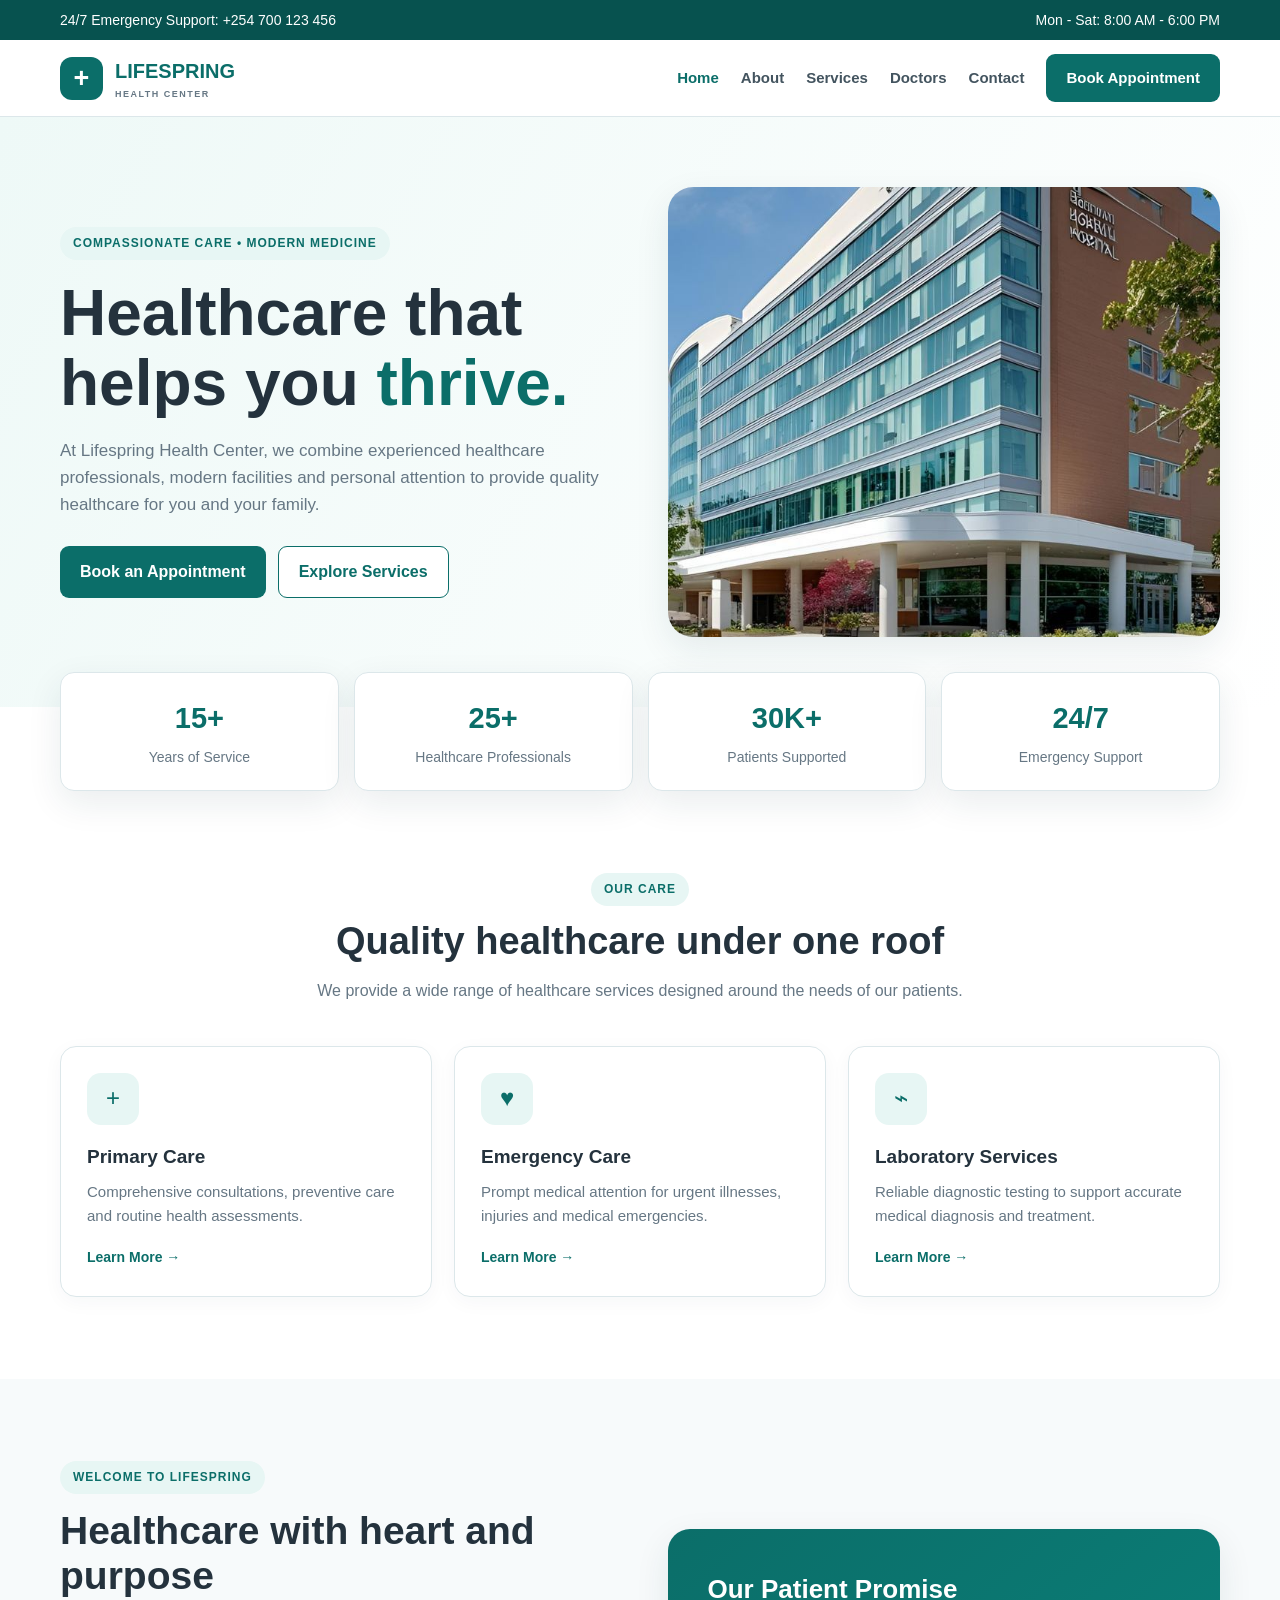
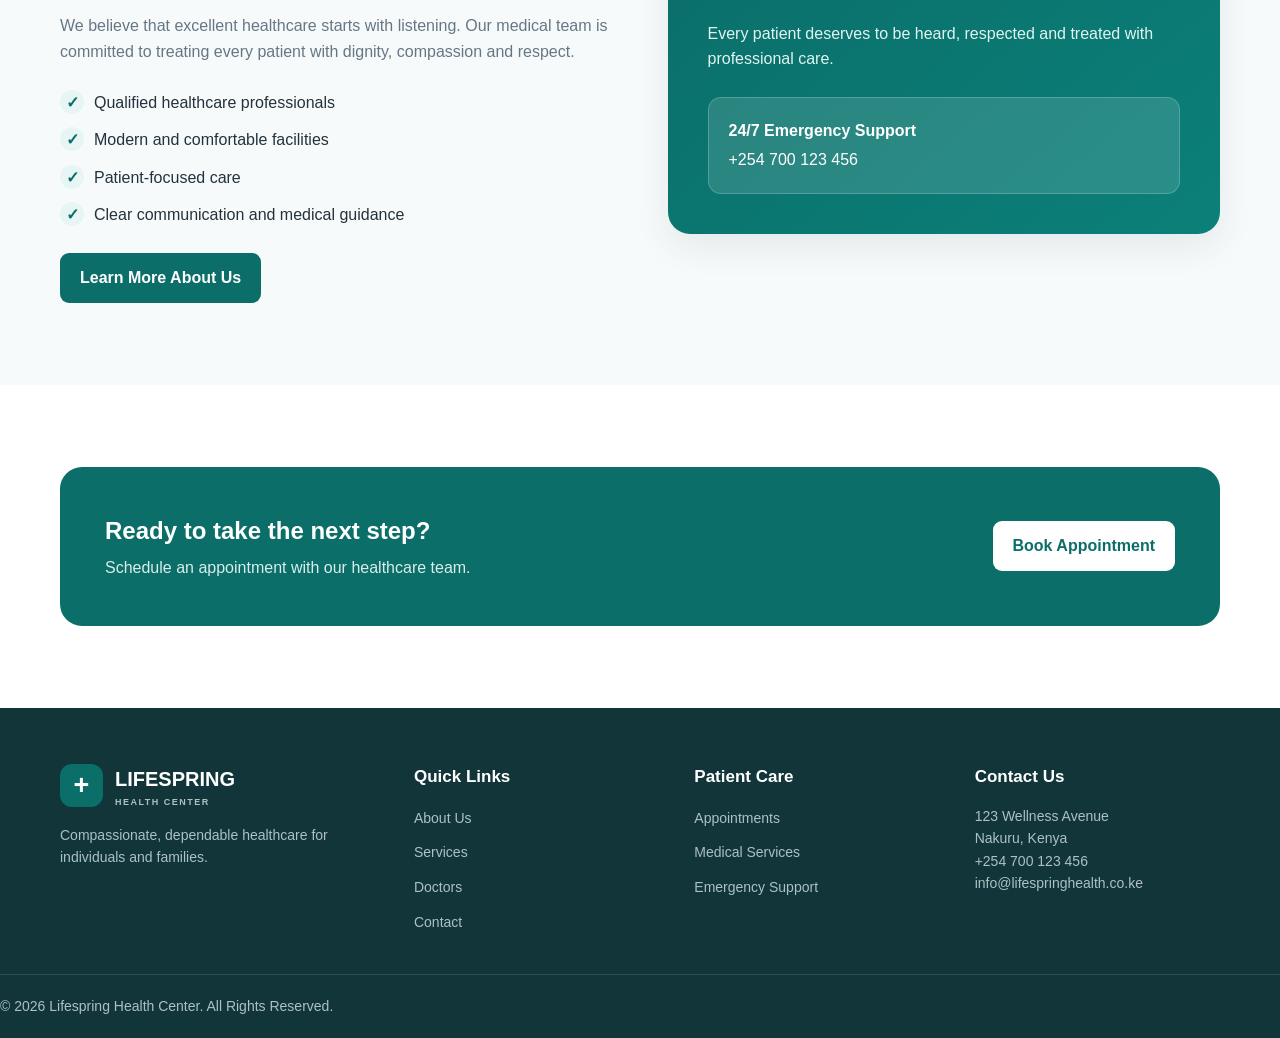
<file: index.html>
<!DOCTYPE html>
<html lang="en">
<head>
    <meta charset="UTF-8">
    <meta name="viewport" content="width=device-width, initial-scale=1.0">

    <title>Lifespring Health Center | Home</title>

    <link rel="stylesheet" href="CSS/style.css">
</head>

<body>

    <!-- TOP BAR -->
    <div class="topbar">
        <div class="container topbar-content">
            <span>24/7 Emergency Support: +254 700 123 456</span>
            <span>Mon - Sat: 8:00 AM - 6:00 PM</span>
        </div>
    </div>

    <!-- NAVIGATION -->
    <header class="navbar">
        <div class="container nav-container">

            <a href="index.html" class="logo">
                <span class="logo-icon">+</span>

                <span>
                    LIFESPRING
                    <small>HEALTH CENTER</small>
                </span>
            </a>

            <nav>
                <ul class="nav-links">
                    <li><a href="index.html" class="active">Home</a></li>
                    <li><a href="about.html">About</a></li>
                    <li><a href="services.html">Services</a></li>
                    <li><a href="doctors.html">Doctors</a></li>
                    <li><a href="contact.html">Contact</a></li>
                    <li>
                        <a href="contact.html" class="btn btn-primary">
                            Book Appointment
                        </a>
                    </li>
                </ul>
            </nav>

        </div>
    </header>

    <!-- HERO -->
    <section class="hero">
        <div class="container hero-grid">

            <div class="hero-content">

                <span class="eyebrow">
                    Compassionate Care • Modern Medicine
                </span>

                <h1>
                    Healthcare that helps you
                    <span class="highlight">thrive.</span>
                </h1>

                <p>
                    At Lifespring Health Center, we combine experienced
                    healthcare professionals, modern facilities and
                    personal attention to provide quality healthcare
                    for you and your family.
                </p>

                <div class="hero-buttons">
                    <a href="contact.html" class="btn btn-primary">
                        Book an Appointment
                    </a>

                    <a href="services.html" class="btn btn-outline">
                        Explore Services
                    </a>
                </div>

            </div>

            <div class="hero-image">
                <img src="images/hospital.jpg"
                     alt="Lifespring Health Center hospital">
            </div>

        </div>
    </section>

    <!-- STATISTICS -->
    <section class="stats-section">
        <div class="container stats">

            <div class="stat-card">
                <h2>15+</h2>
                <p>Years of Service</p>
            </div>

            <div class="stat-card">
                <h2>25+</h2>
                <p>Healthcare Professionals</p>
            </div>

            <div class="stat-card">
                <h2>30K+</h2>
                <p>Patients Supported</p>
            </div>

            <div class="stat-card">
                <h2>24/7</h2>
                <p>Emergency Support</p>
            </div>

        </div>
    </section>

    <!-- SERVICES -->
    <section class="section">
        <div class="container">

            <div class="section-heading">
                <span class="eyebrow">Our Care</span>

                <h2>
                    Quality healthcare under one roof
                </h2>

                <p>
                    We provide a wide range of healthcare services
                    designed around the needs of our patients.
                </p>
            </div>

            <div class="cards-3">

                <div class="card">
                    <div class="card-icon">+</div>

                    <h3>Primary Care</h3>

                    <p>
                        Comprehensive consultations, preventive care
                        and routine health assessments.
                    </p>

                    <a href="services.html" class="read-more">
                        Learn More →
                    </a>
                </div>

                <div class="card">
                    <div class="card-icon">♥</div>

                    <h3>Emergency Care</h3>

                    <p>
                        Prompt medical attention for urgent illnesses,
                        injuries and medical emergencies.
                    </p>

                    <a href="services.html" class="read-more">
                        Learn More →
                    </a>
                </div>

                <div class="card">
                    <div class="card-icon">⌁</div>

                    <h3>Laboratory Services</h3>

                    <p>
                        Reliable diagnostic testing to support accurate
                        medical diagnosis and treatment.
                    </p>

                    <a href="services.html" class="read-more">
                        Learn More →
                    </a>
                </div>

            </div>

        </div>
    </section>

    <!-- WELCOME -->
    <section class="section light-section">
        <div class="container split-section">

            <div>
                <span class="eyebrow">Welcome to Lifespring</span>

                <h2>
                    Healthcare with heart and purpose
                </h2>

                <p>
                    We believe that excellent healthcare starts with
                    listening. Our medical team is committed to treating
                    every patient with dignity, compassion and respect.
                </p>

                <ul class="check-list">
                    <li>Qualified healthcare professionals</li>
                    <li>Modern and comfortable facilities</li>
                    <li>Patient-focused care</li>
                    <li>Clear communication and medical guidance</li>
                </ul>

                <a href="about.html" class="btn btn-primary">
                    Learn More About Us
                </a>
            </div>

            <div class="welcome-card">
                <h3>Our Patient Promise</h3>

                <p>
                    Every patient deserves to be heard, respected and
                    treated with professional care.
                </p>

                <div class="promise-box">
                    <strong>24/7 Emergency Support</strong>
                    <span>+254 700 123 456</span>
                </div>
            </div>

        </div>
    </section>

    <!-- CTA -->
    <section class="section">
        <div class="container">

            <div class="cta">
                <div>
                    <h2>Ready to take the next step?</h2>
                    <p>
                        Schedule an appointment with our healthcare team.
                    </p>
                </div>

                <a href="contact.html" class="btn btn-white">
                    Book Appointment
                </a>
            </div>

        </div>
    </section>

    <!-- FOOTER -->
    <footer class="footer">
        <div class="container footer-grid">

            <div>
                <a href="index.html" class="footer-logo">
                    <span class="logo-icon">+</span>
                    <span>
                        LIFESPRING
                        <small>HEALTH CENTER</small>
                    </span>
                </a>

                <p>
                    Compassionate, dependable healthcare
                    for individuals and families.
                </p>
            </div>

            <div>
                <h3>Quick Links</h3>

                <ul>
                    <li><a href="about.html">About Us</a></li>
                    <li><a href="services.html">Services</a></li>
                    <li><a href="doctors.html">Doctors</a></li>
                    <li><a href="contact.html">Contact</a></li>
                </ul>
            </div>

            <div>
                <h3>Patient Care</h3>

                <ul>
                    <li><a href="contact.html">Appointments</a></li>
                    <li><a href="services.html">Medical Services</a></li>
                    <li><a href="contact.html">Emergency Support</a></li>
                </ul>
            </div>

            <div>
                <h3>Contact Us</h3>

                <p>
                    123 Wellness Avenue<br>
                    Nakuru, Kenya
                </p>

                <p>
                    +254 700 123 456<br>
                    info@lifespringhealth.co.ke
                </p>
            </div>

        </div>

        <div class="footer-bottom">
            <p>
                © 2026 Lifespring Health Center. All Rights Reserved.
            </p>
        </div>
    </footer>

</body>
</html>
</file>
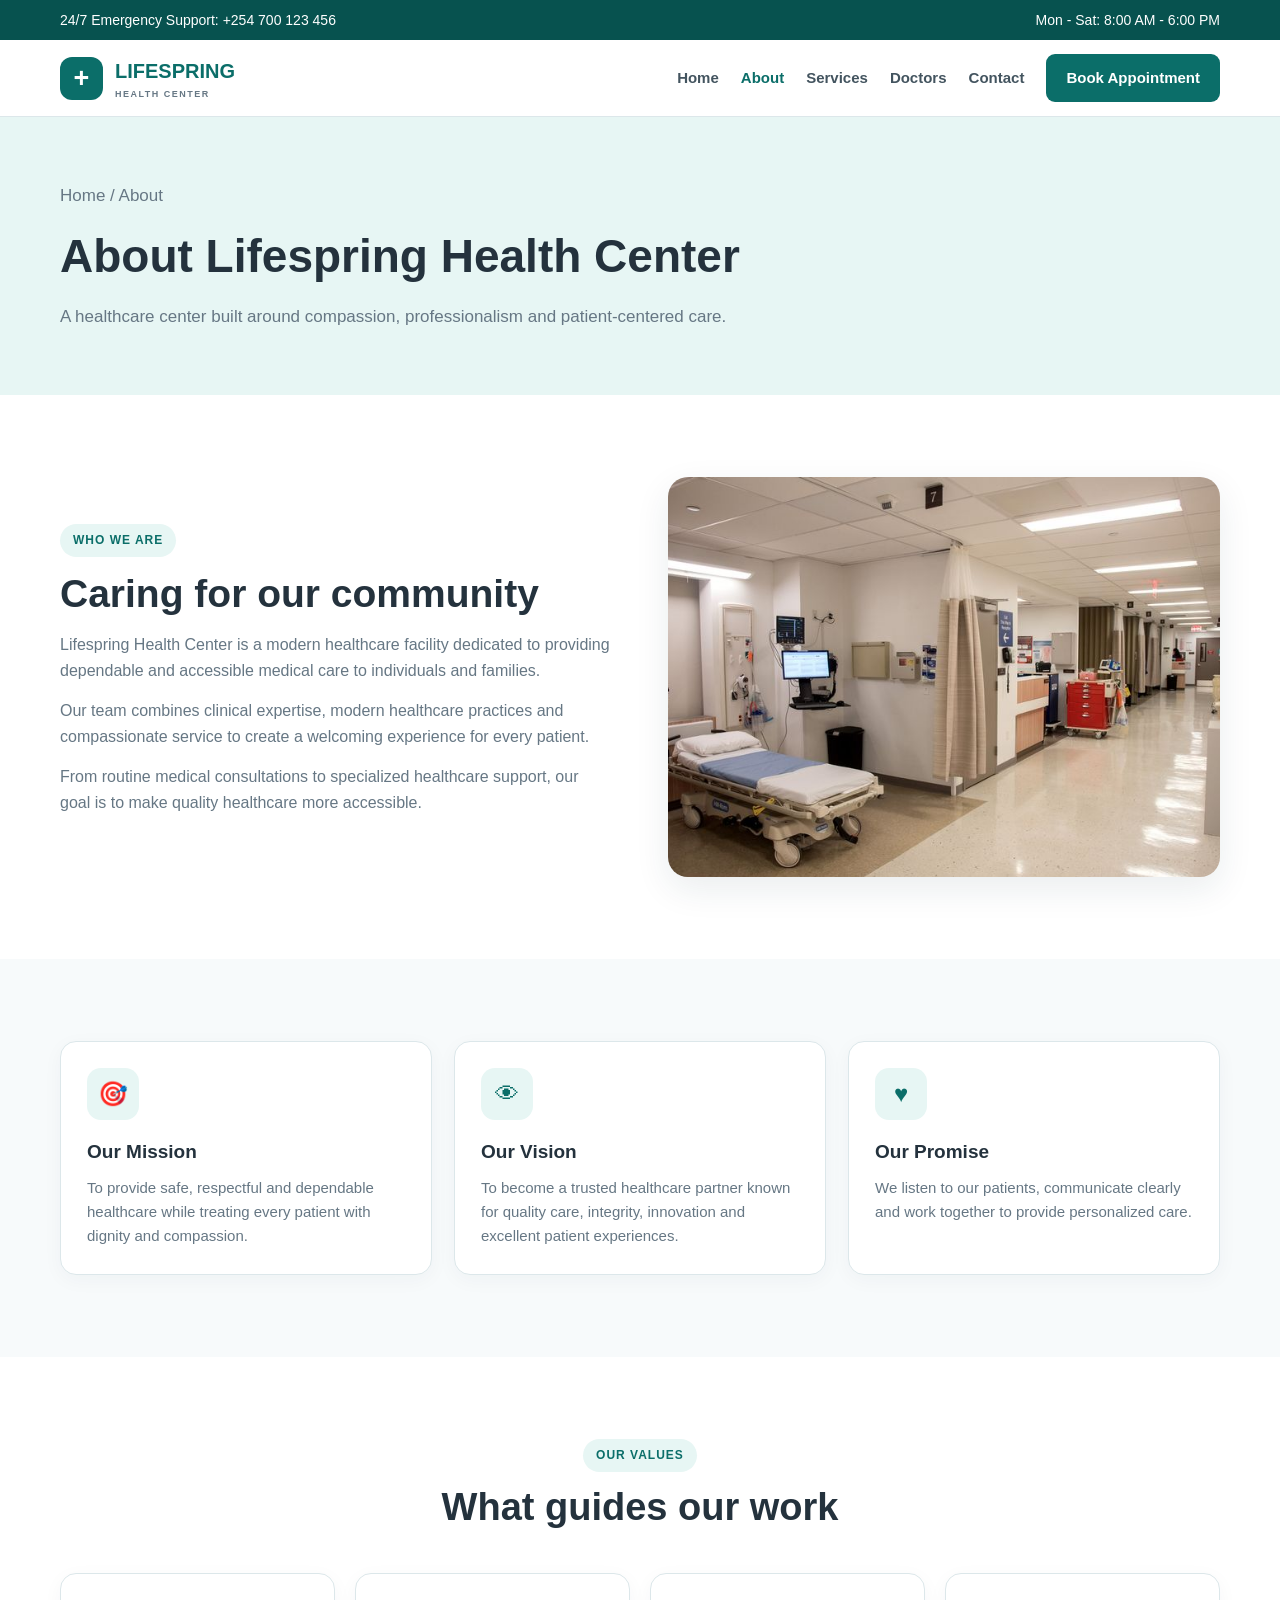
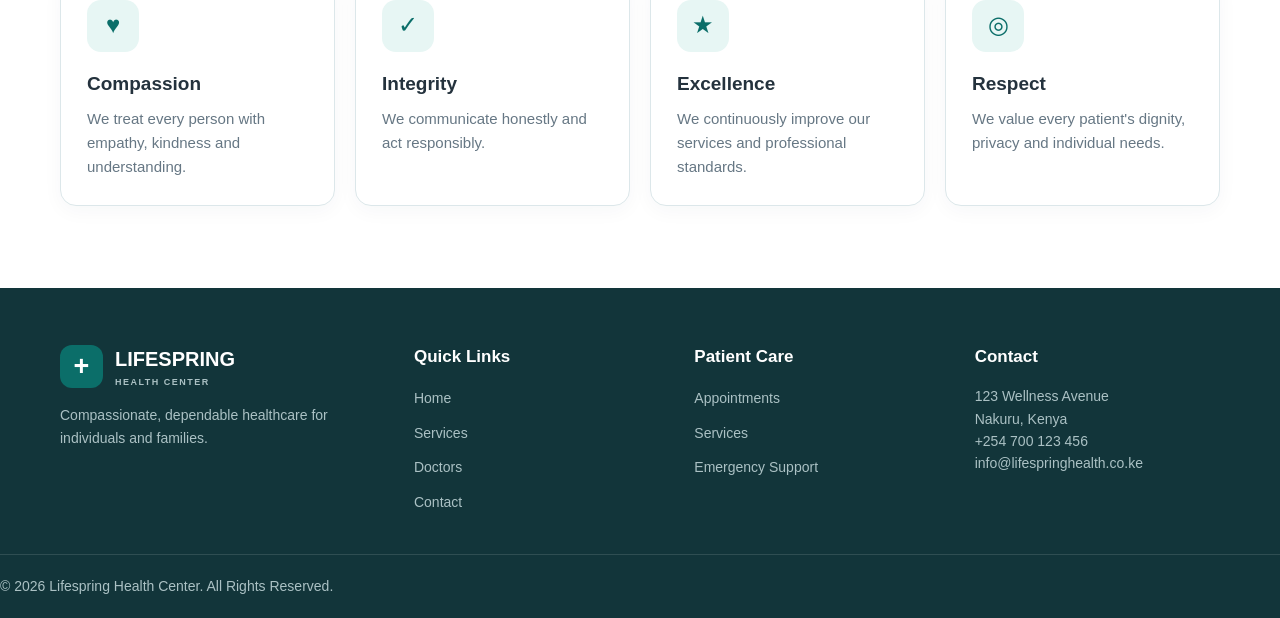
<file: about.html>
<!DOCTYPE html>
<html lang="en">

<head>
    <meta charset="UTF-8">
    <meta name="viewport" content="width=device-width, initial-scale=1.0">

    <title>Lifespring Health Center | About Us</title>

    <link rel="stylesheet" href="CSS/style.css">
</head>

<body>

    <!-- TOP BAR -->
    <div class="topbar">
        <div class="container topbar-content">
            <span>24/7 Emergency Support: +254 700 123 456</span>
            <span>Mon - Sat: 8:00 AM - 6:00 PM</span>
        </div>
    </div>

    <!-- NAVBAR -->
    <header class="navbar">
        <div class="container nav-container">

            <a href="index.html" class="logo">
                <span class="logo-icon">+</span>

                <span>
                    LIFESPRING
                    <small>HEALTH CENTER</small>
                </span>
            </a>

            <nav>
                <ul class="nav-links">

                    <li><a href="index.html">Home</a></li>

                    <li>
                        <a href="about.html" class="active">
                            About
                        </a>
                    </li>

                    <li><a href="services.html">Services</a></li>

                    <li><a href="doctors.html">Doctors</a></li>

                    <li><a href="contact.html">Contact</a></li>

                    <li>
                        <a href="contact.html"
                           class="btn btn-primary">
                            Book Appointment
                        </a>
                    </li>

                </ul>
            </nav>

        </div>
    </header>

    <!-- PAGE HEADER -->
    <section class="page-header">
        <div class="container">

            <p class="breadcrumb">
                Home / About
            </p>

            <h1>About Lifespring Health Center</h1>

            <p>
                A healthcare center built around compassion,
                professionalism and patient-centered care.
            </p>

        </div>
    </section>

    <!-- ABOUT -->
    <section class="section">

        <div class="container split-section">

            <div>

                <span class="eyebrow">Who We Are</span>

                <h2>
                    Caring for our community
                </h2>

                <p>
                    Lifespring Health Center is a modern healthcare
                    facility dedicated to providing dependable and
                    accessible medical care to individuals and families.
                </p>

                <p>
                    Our team combines clinical expertise, modern
                    healthcare practices and compassionate service
                    to create a welcoming experience for every patient.
                </p>

                <p>
                    From routine medical consultations to specialized
                    healthcare support, our goal is to make quality
                    healthcare more accessible.
                </p>

            </div>

            <div>
                <img src="images/ward.jpg"
                     alt="Lifespring hospital facility"
                     class="rounded-image">
            </div>

        </div>

    </section>

    <!-- MISSION & VISION -->
    <section class="section light-section">

        <div class="container cards-3">

            <div class="card">
                <div class="card-icon">🎯</div>

                <h3>Our Mission</h3>

                <p>
                    To provide safe, respectful and dependable
                    healthcare while treating every patient
                    with dignity and compassion.
                </p>
            </div>

            <div class="card">
                <div class="card-icon">👁</div>

                <h3>Our Vision</h3>

                <p>
                    To become a trusted healthcare partner known
                    for quality care, integrity, innovation and
                    excellent patient experiences.
                </p>
            </div>

            <div class="card">
                <div class="card-icon">♥</div>

                <h3>Our Promise</h3>

                <p>
                    We listen to our patients, communicate clearly
                    and work together to provide personalized care.
                </p>
            </div>

        </div>

    </section>

    <!-- VALUES -->
    <section class="section">

        <div class="container">

            <div class="section-heading">

                <span class="eyebrow">
                    Our Values
                </span>

                <h2>
                    What guides our work
                </h2>

            </div>

            <div class="cards-4">

                <div class="card">
                    <div class="card-icon">♥</div>
                    <h3>Compassion</h3>
                    <p>
                        We treat every person with empathy,
                        kindness and understanding.
                    </p>
                </div>

                <div class="card">
                    <div class="card-icon">✓</div>
                    <h3>Integrity</h3>
                    <p>
                        We communicate honestly and act
                        responsibly.
                    </p>
                </div>

                <div class="card">
                    <div class="card-icon">★</div>
                    <h3>Excellence</h3>
                    <p>
                        We continuously improve our services
                        and professional standards.
                    </p>
                </div>

                <div class="card">
                    <div class="card-icon">◎</div>
                    <h3>Respect</h3>
                    <p>
                        We value every patient's dignity,
                        privacy and individual needs.
                    </p>
                </div>

            </div>

        </div>

    </section>

    <!-- FOOTER -->
    <footer class="footer">

        <div class="container footer-grid">

            <div>
                <a href="index.html" class="footer-logo">
                    <span class="logo-icon">+</span>
                    <span>
                        LIFESPRING
                        <small>HEALTH CENTER</small>
                    </span>
                </a>

                <p>
                    Compassionate, dependable healthcare
                    for individuals and families.
                </p>
            </div>

            <div>
                <h3>Quick Links</h3>

                <ul>
                    <li><a href="index.html">Home</a></li>
                    <li><a href="services.html">Services</a></li>
                    <li><a href="doctors.html">Doctors</a></li>
                    <li><a href="contact.html">Contact</a></li>
                </ul>
            </div>

            <div>
                <h3>Patient Care</h3>

                <ul>
                    <li><a href="contact.html">Appointments</a></li>
                    <li><a href="services.html">Services</a></li>
                    <li><a href="contact.html">Emergency Support</a></li>
                </ul>
            </div>

            <div>
                <h3>Contact</h3>

                <p>
                    123 Wellness Avenue<br>
                    Nakuru, Kenya
                </p>

                <p>
                    +254 700 123 456<br>
                    info@lifespringhealth.co.ke
                </p>
            </div>

        </div>

        <div class="footer-bottom">
            <p>
                © 2026 Lifespring Health Center.
                All Rights Reserved.
            </p>
        </div>

    </footer>

</body>
</html>
</file>
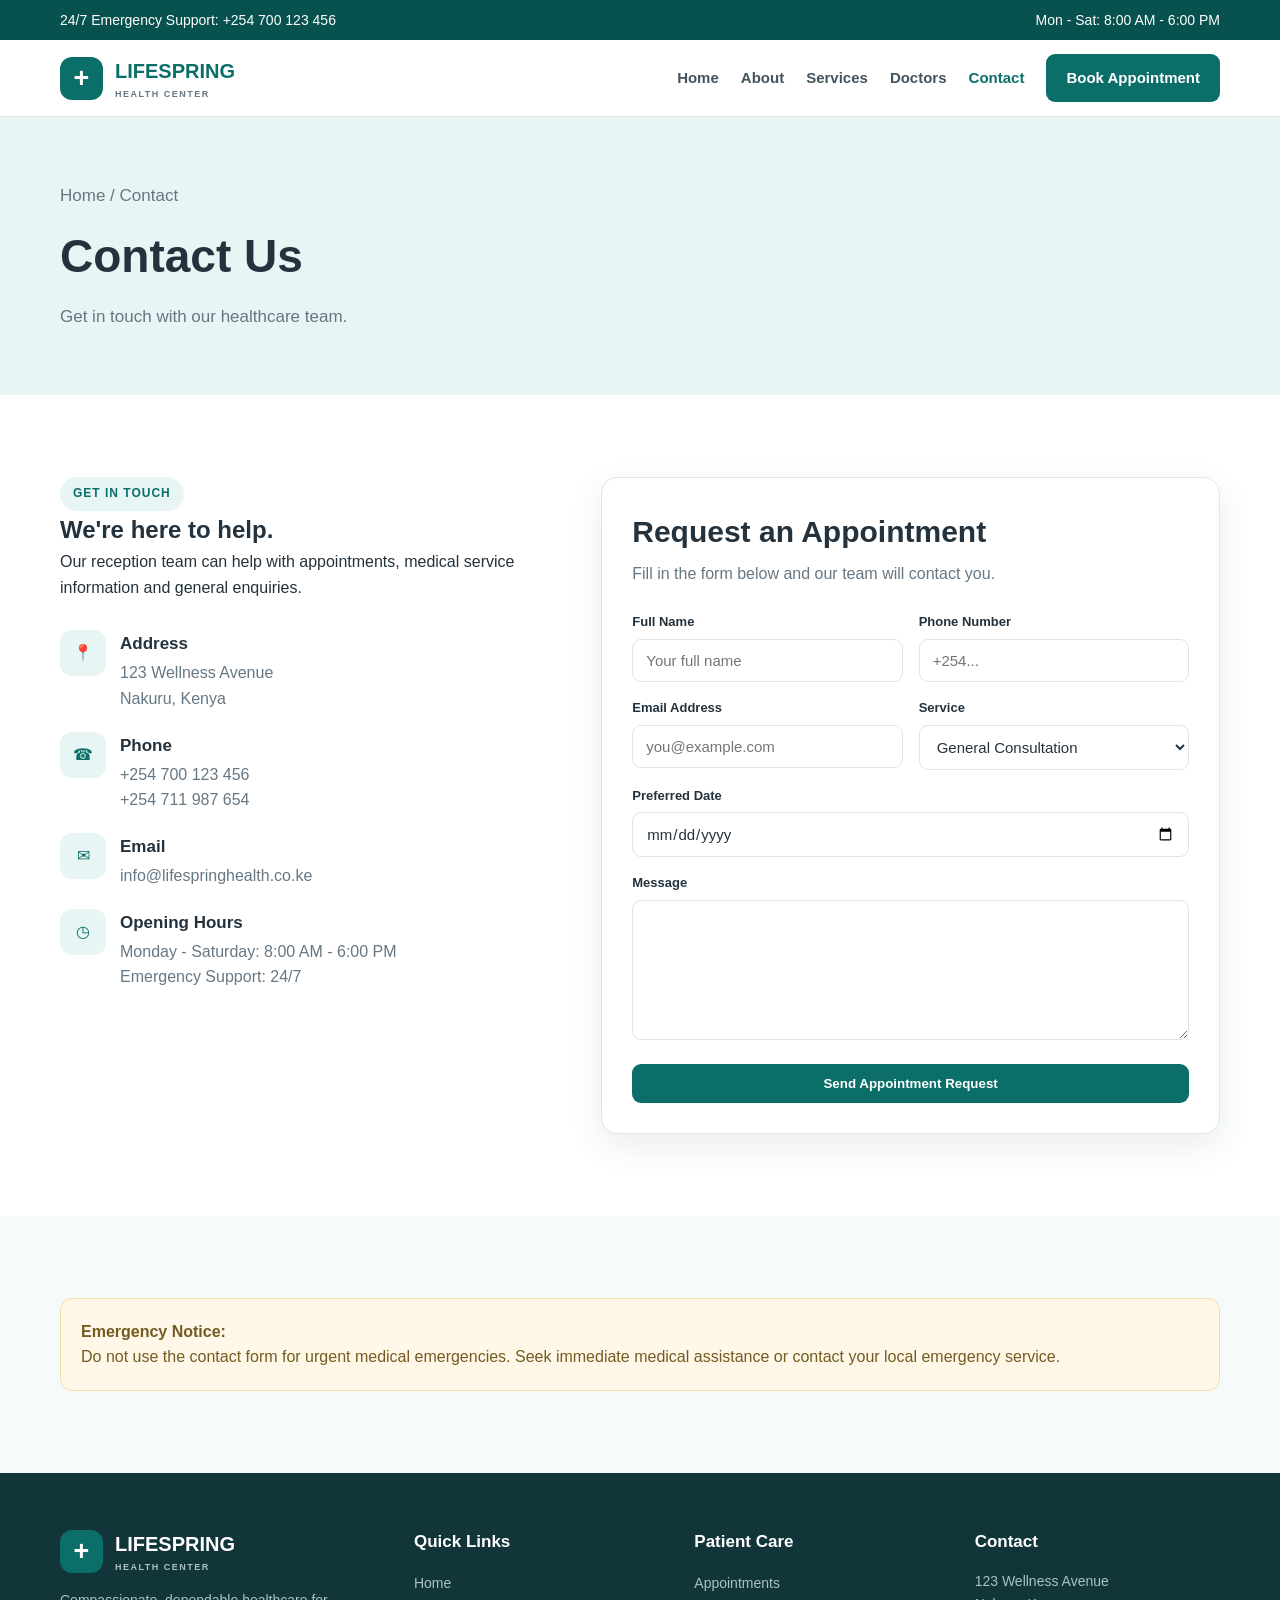
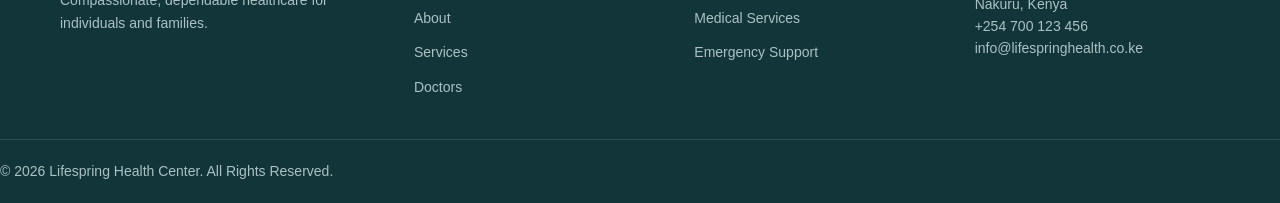
<file: contact.html>
<!DOCTYPE html>
<html lang="en">

<head>

    <meta charset="UTF-8">

    <meta name="viewport"
          content="width=device-width, initial-scale=1.0">

    <title>Lifespring Health Center | Contact</title>

    <link rel="stylesheet" href="CSS/style.css">

</head>

<body>

    <!-- TOP BAR -->
    <div class="topbar">

        <div class="container topbar-content">

            <span>
                24/7 Emergency Support:
                +254 700 123 456
            </span>

            <span>
                Mon - Sat: 8:00 AM - 6:00 PM
            </span>

        </div>

    </div>

    <!-- NAVIGATION -->
    <header class="navbar">

        <div class="container nav-container">

            <a href="index.html" class="logo">

                <span class="logo-icon">+</span>

                <span>
                    LIFESPRING
                    <small>HEALTH CENTER</small>
                </span>

            </a>

            <nav>

                <ul class="nav-links">

                    <li>
                        <a href="index.html">
                            Home
                        </a>
                    </li>

                    <li>
                        <a href="about.html">
                            About
                        </a>
                    </li>

                    <li>
                        <a href="services.html">
                            Services
                        </a>
                    </li>

                    <li>
                        <a href="doctors.html">
                            Doctors
                        </a>
                    </li>

                    <li>
                        <a href="contact.html"
                           class="active">
                            Contact
                        </a>
                    </li>

                    <li>
                        <a href="#appointment"
                           class="btn btn-primary">
                            Book Appointment
                        </a>
                    </li>

                </ul>

            </nav>

        </div>

    </header>

    <!-- PAGE HEADER -->
    <section class="page-header">

        <div class="container">

            <p class="breadcrumb">
                Home / Contact
            </p>

            <h1>Contact Us</h1>

            <p>
                Get in touch with our healthcare team.
            </p>

        </div>

    </section>

    <!-- CONTACT -->
    <section class="section">

        <div class="container contact-grid">

            <!-- CONTACT INFORMATION -->
            <div>

                <span class="eyebrow">
                    Get In Touch
                </span>

                <h2>
                    We're here to help.
                </h2>

                <p>
                    Our reception team can help with appointments,
                    medical service information and general enquiries.
                </p>

                <div class="contact-info">

                    <div class="contact-item">

                        <div class="contact-icon">
                            📍
                        </div>

                        <div>
                            <h3>Address</h3>

                            <p>
                                123 Wellness Avenue<br>
                                Nakuru, Kenya
                            </p>
                        </div>

                    </div>

                    <div class="contact-item">

                        <div class="contact-icon">
                            ☎
                        </div>

                        <div>
                            <h3>Phone</h3>

                            <p>
                                +254 700 123 456<br>
                                +254 711 987 654
                            </p>
                        </div>

                    </div>

                    <div class="contact-item">

                        <div class="contact-icon">
                            ✉
                        </div>

                        <div>
                            <h3>Email</h3>

                            <p>
                                info@lifespringhealth.co.ke
                            </p>
                        </div>

                    </div>

                    <div class="contact-item">

                        <div class="contact-icon">
                            ◷
                        </div>

                        <div>
                            <h3>Opening Hours</h3>

                            <p>
                                Monday - Saturday:
                                8:00 AM - 6:00 PM<br>

                                Emergency Support:
                                24/7
                            </p>
                        </div>

                    </div>

                </div>

            </div>

            <!-- FORM -->
            <div class="form-card" id="appointment">

                <h2>
                    Request an Appointment
                </h2>

                <p>
                    Fill in the form below and our team
                    will contact you.
                </p>

                <form action="#" method="post">

                    <div class="form-row">

                        <div>
                            <label for="name">
                                Full Name
                            </label>

                            <input type="text"
                                   id="name"
                                   name="name"
                                   placeholder="Your full name"
                                   required>
                        </div>

                        <div>
                            <label for="phone">
                                Phone Number
                            </label>

                            <input type="tel"
                                   id="phone"
                                   name="phone"
                                   placeholder="+254..."
                                   required>
                        </div>

                    </div>

                    <div class="form-row">

                        <div>
                            <label for="email">
                                Email Address
                            </label>

                            <input type="email"
                                   id="email"
                                   name="email"
                                   placeholder="you@example.com">
                        </div>

                        <div>
                            <label for="service">
                                Service
                            </label>

                            <select id="service"
                                    name="service">

                                <option>
                                    General Consultation
                                </option>

                                <option>
                                    Emergency Care
                                </option>

                                <option>
                                    Laboratory Services
                                </option>

                                <option>
                                    Maternal & Child Health
                                </option>

                                <option>
                                    Chronic Care
                                </option>

                                <option>
                                    Specialist Consultation
                                </option>

                            </select>
                        </div>

                    </div>

                    <div>

                        <label for="date">
                            Preferred Date
                        </label>

                        <input type="date"
                               id="date"
                               name="date">

                    </div>

                    <div>

                        <label for="message">
                            Message
                        </label>

                        <textarea id="message"
                                  name="message"
                                  placeholder="Tell us how we can help...">
                        </textarea>

                    </div>

                    <button type="submit"
                            class="btn btn-primary">
                        Send Appointment Request
                    </button>

                </form>

            </div>

        </div>

    </section>

    <!-- EMERGENCY -->
    <section class="section light-section">

        <div class="container">

            <div class="notice">

                <strong>
                    Emergency Notice:
                </strong>

                <p>
                    Do not use the contact form for urgent
                    medical emergencies. Seek immediate medical
                    assistance or contact your local emergency service.
                </p>

            </div>

        </div>

    </section>

    <!-- FOOTER -->
    <footer class="footer">

        <div class="container footer-grid">

            <div>

                <a href="index.html"
                   class="footer-logo">

                    <span class="logo-icon">
                        +
                    </span>

                    <span>
                        LIFESPRING
                        <small>
                            HEALTH CENTER
                        </small>
                    </span>

                </a>

                <p>
                    Compassionate, dependable healthcare
                    for individuals and families.
                </p>

            </div>

            <div>

                <h3>Quick Links</h3>

                <ul>

                    <li>
                        <a href="index.html">
                            Home
                        </a>
                    </li>

                    <li>
                        <a href="about.html">
                            About
                        </a>
                    </li>

                    <li>
                        <a href="services.html">
                            Services
                        </a>
                    </li>

                    <li>
                        <a href="doctors.html">
                            Doctors
                        </a>
                    </li>

                </ul>

            </div>

            <div>

                <h3>Patient Care</h3>

                <ul>

                    <li>
                        <a href="contact.html">
                            Appointments
                        </a>
                    </li>

                    <li>
                        <a href="services.html">
                            Medical Services
                        </a>
                    </li>

                    <li>
                        <a href="contact.html">
                            Emergency Support
                        </a>
                    </li>

                </ul>

            </div>

            <div>

                <h3>Contact</h3>

                <p>
                    123 Wellness Avenue<br>
                    Nakuru, Kenya
                </p>

                <p>
                    +254 700 123 456<br>
                    info@lifespringhealth.co.ke
                </p>

            </div>

        </div>

        <div class="footer-bottom">

            <p>
                © 2026 Lifespring Health Center.
                All Rights Reserved.
            </p>

        </div>

    </footer>

</body>
</html>
</file>
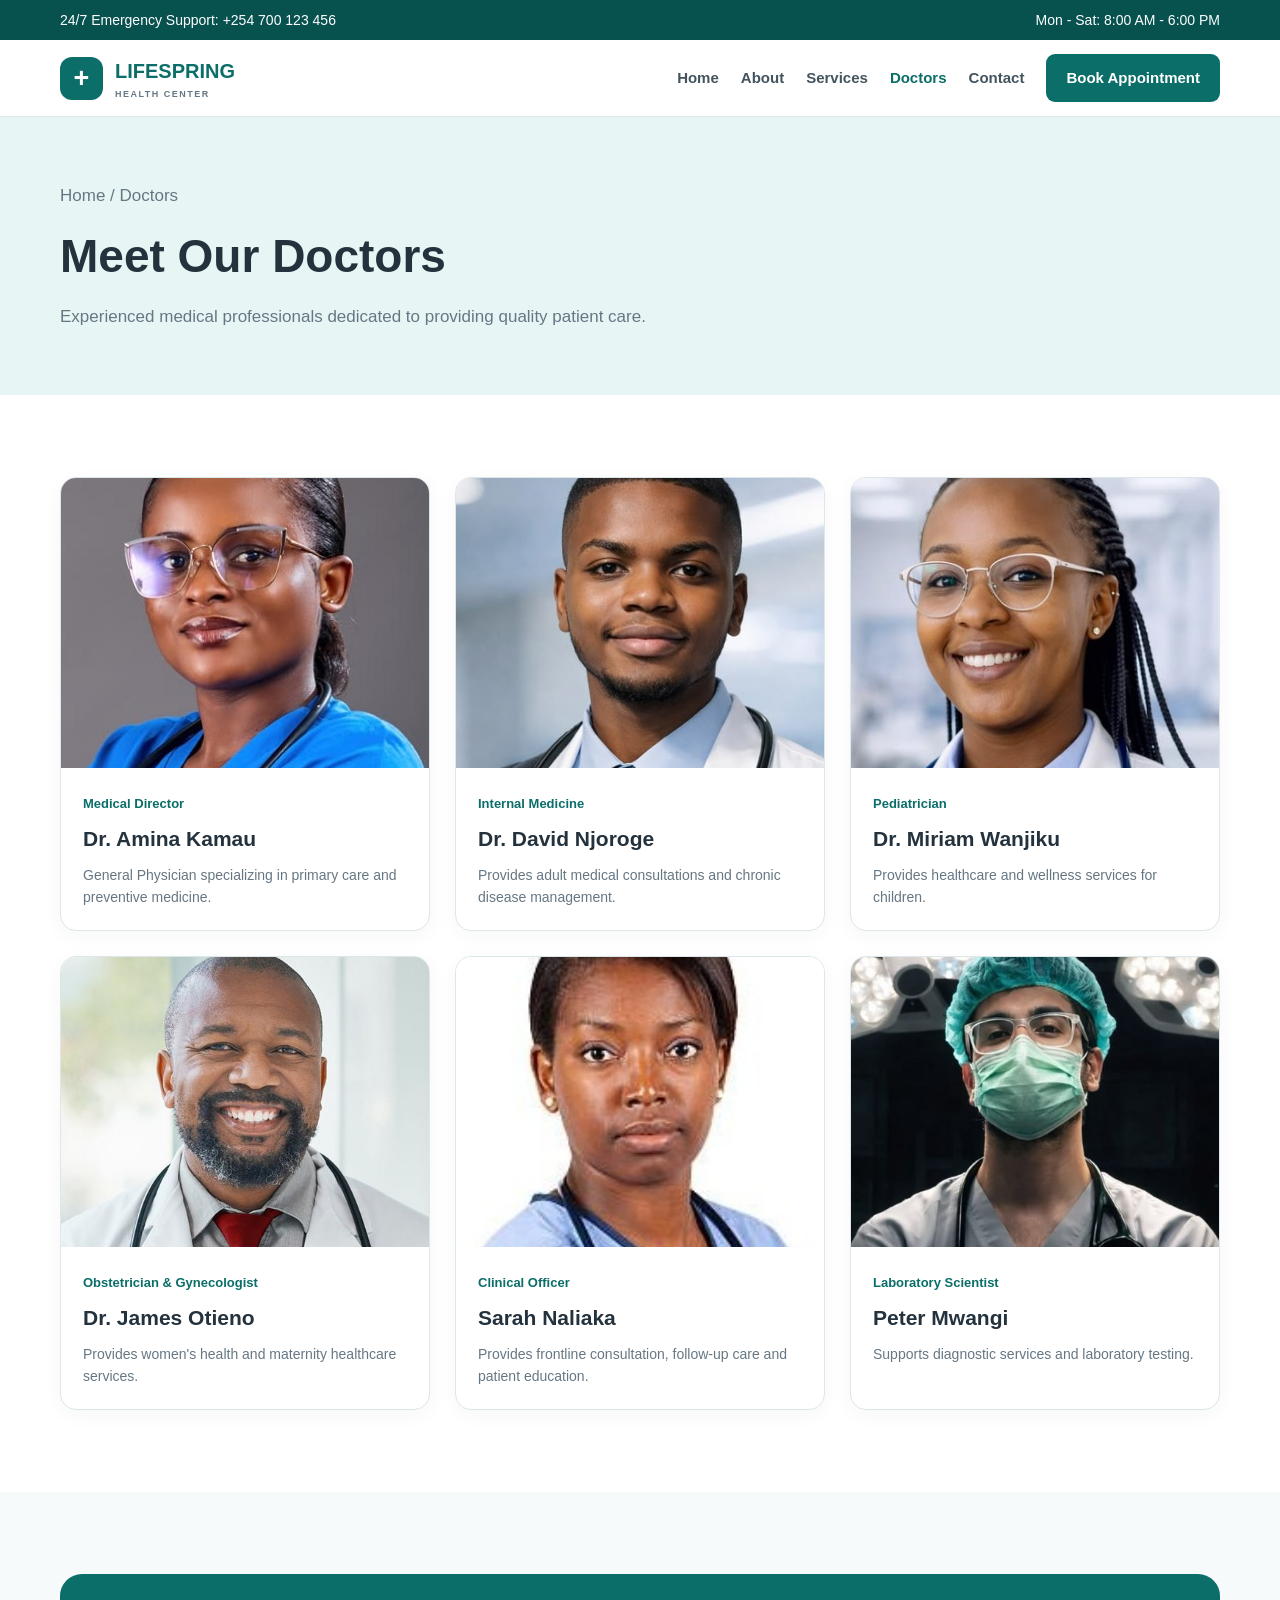
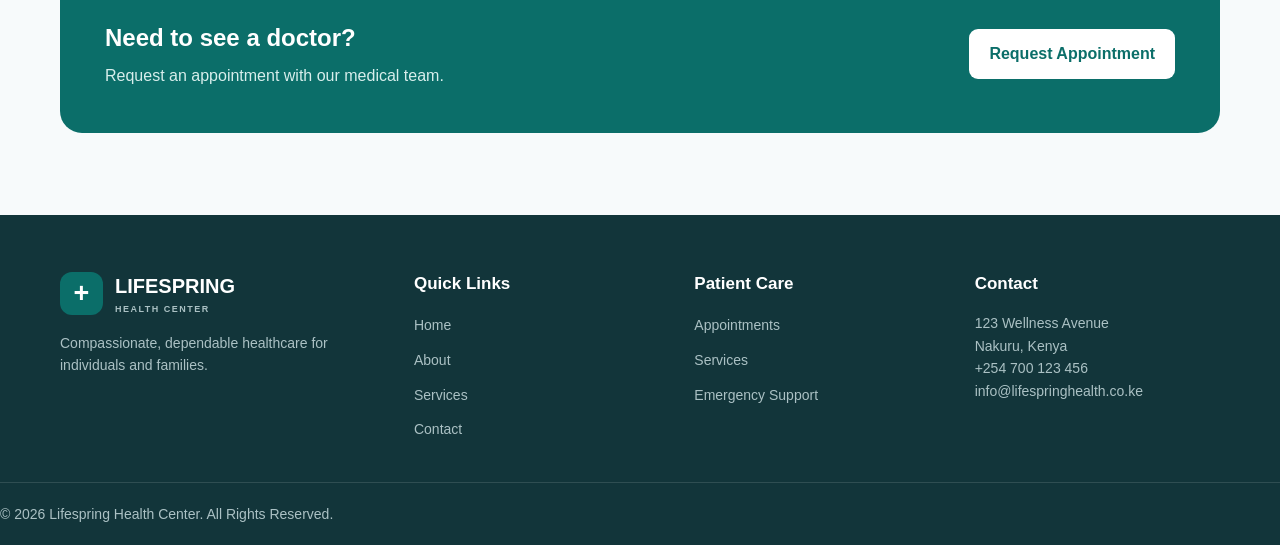
<file: doctors.html>
<!DOCTYPE html>
<html lang="en">

<head>
    <meta charset="UTF-8">
    <meta name="viewport" content="width=device-width, initial-scale=1.0">

    <title>Lifespring Health Center | Doctors</title>

    <link rel="stylesheet" href="CSS/style.css">
</head>

<body>

    <div class="topbar">
        <div class="container topbar-content">
            <span>24/7 Emergency Support: +254 700 123 456</span>
            <span>Mon - Sat: 8:00 AM - 6:00 PM</span>
        </div>
    </div>

    <header class="navbar">
        <div class="container nav-container">

            <a href="index.html" class="logo">
                <span class="logo-icon">+</span>

                <span>
                    LIFESPRING
                    <small>HEALTH CENTER</small>
                </span>
            </a>

            <nav>
                <ul class="nav-links">

                    <li><a href="index.html">Home</a></li>
                    <li><a href="about.html">About</a></li>
                    <li><a href="services.html">Services</a></li>

                    <li>
                        <a href="doctors.html" class="active">
                            Doctors
                        </a>
                    </li>

                    <li><a href="contact.html">Contact</a></li>

                    <li>
                        <a href="contact.html"
                           class="btn btn-primary">
                            Book Appointment
                        </a>
                    </li>

                </ul>
            </nav>

        </div>
    </header>

    <!-- PAGE HEADER -->
    <section class="page-header">

        <div class="container">

            <p class="breadcrumb">
                Home / Doctors
            </p>

            <h1>Meet Our Doctors</h1>

            <p>
                Experienced medical professionals dedicated
                to providing quality patient care.
            </p>

        </div>

    </section>

    <!-- DOCTORS -->
    <section class="section">

        <div class="container">

            <div class="doctor-grid">

                <!-- DOCTOR 1 -->
                <div class="doctor-card">

                    <img src="images/dr-amina.jpg"
                         alt="Dr. Amina Kamau">

                    <div class="doctor-content">

                        <span class="doctor-role">
                            Medical Director
                        </span>

                        <h3>Dr. Amina Kamau</h3>

                        <p>
                            General Physician specializing in
                            primary care and preventive medicine.
                        </p>

                    </div>

                </div>

                <!-- DOCTOR 2 -->
                <div class="doctor-card">

                    <img src="images/dr-david.jpg"
                         alt="Dr. David Njoroge">

                    <div class="doctor-content">

                        <span class="doctor-role">
                            Internal Medicine
                        </span>

                        <h3>Dr. David Njoroge</h3>

                        <p>
                            Provides adult medical consultations
                            and chronic disease management.
                        </p>

                    </div>

                </div>

                <!-- DOCTOR 3 -->
                <div class="doctor-card">

                    <img src="images/dr-miriam.jpg"
                         alt="Dr. Miriam Wanjiku">

                    <div class="doctor-content">

                        <span class="doctor-role">
                            Pediatrician
                        </span>

                        <h3>Dr. Miriam Wanjiku</h3>

                        <p>
                            Provides healthcare and wellness
                            services for children.
                        </p>

                    </div>

                </div>

                <!-- DOCTOR 4 -->
                <div class="doctor-card">

                    <img src="images/dr-james.jpg"
                         alt="Dr. James Otieno">

                    <div class="doctor-content">

                        <span class="doctor-role">
                            Obstetrician & Gynecologist
                        </span>

                        <h3>Dr. James Otieno</h3>

                        <p>
                            Provides women's health and
                            maternity healthcare services.
                        </p>

                    </div>

                </div>

                <!-- DOCTOR 5 -->
                <div class="doctor-card">

                    <img src="images/dr-sarah.jpg"
                         alt="Sarah Naliaka">

                    <div class="doctor-content">

                        <span class="doctor-role">
                            Clinical Officer
                        </span>

                        <h3>Sarah Naliaka</h3>

                        <p>
                            Provides frontline consultation,
                            follow-up care and patient education.
                        </p>

                    </div>

                </div>

                <!-- DOCTOR 6 -->
                <div class="doctor-card">

                    <img src="images/dr-peter.jpg"
                         alt="Peter Mwangi">

                    <div class="doctor-content">

                        <span class="doctor-role">
                            Laboratory Scientist
                        </span>

                        <h3>Peter Mwangi</h3>

                        <p>
                            Supports diagnostic services and
                            laboratory testing.
                        </p>

                    </div>

                </div>

            </div>

        </div>

    </section>

    <!-- CTA -->
    <section class="section light-section">

        <div class="container">

            <div class="cta">

                <div>
                    <h2>Need to see a doctor?</h2>

                    <p>
                        Request an appointment with our medical team.
                    </p>
                </div>

                <a href="contact.html"
                   class="btn btn-white">
                    Request Appointment
                </a>

            </div>

        </div>

    </section>

    <!-- FOOTER -->
    <footer class="footer">

        <div class="container footer-grid">

            <div>
                <a href="index.html" class="footer-logo">
                    <span class="logo-icon">+</span>

                    <span>
                        LIFESPRING
                        <small>HEALTH CENTER</small>
                    </span>
                </a>

                <p>
                    Compassionate, dependable healthcare
                    for individuals and families.
                </p>
            </div>

            <div>
                <h3>Quick Links</h3>

                <ul>
                    <li><a href="index.html">Home</a></li>
                    <li><a href="about.html">About</a></li>
                    <li><a href="services.html">Services</a></li>
                    <li><a href="contact.html">Contact</a></li>
                </ul>
            </div>

            <div>
                <h3>Patient Care</h3>

                <ul>
                    <li><a href="contact.html">Appointments</a></li>
                    <li><a href="services.html">Services</a></li>
                    <li><a href="contact.html">Emergency Support</a></li>
                </ul>
            </div>

            <div>
                <h3>Contact</h3>

                <p>
                    123 Wellness Avenue<br>
                    Nakuru, Kenya
                </p>

                <p>
                    +254 700 123 456<br>
                    info@lifespringhealth.co.ke
                </p>
            </div>

        </div>

        <div class="footer-bottom">
            <p>
                © 2026 Lifespring Health Center.
                All Rights Reserved.
            </p>
        </div>

    </footer>

</body>
</html>
</file>
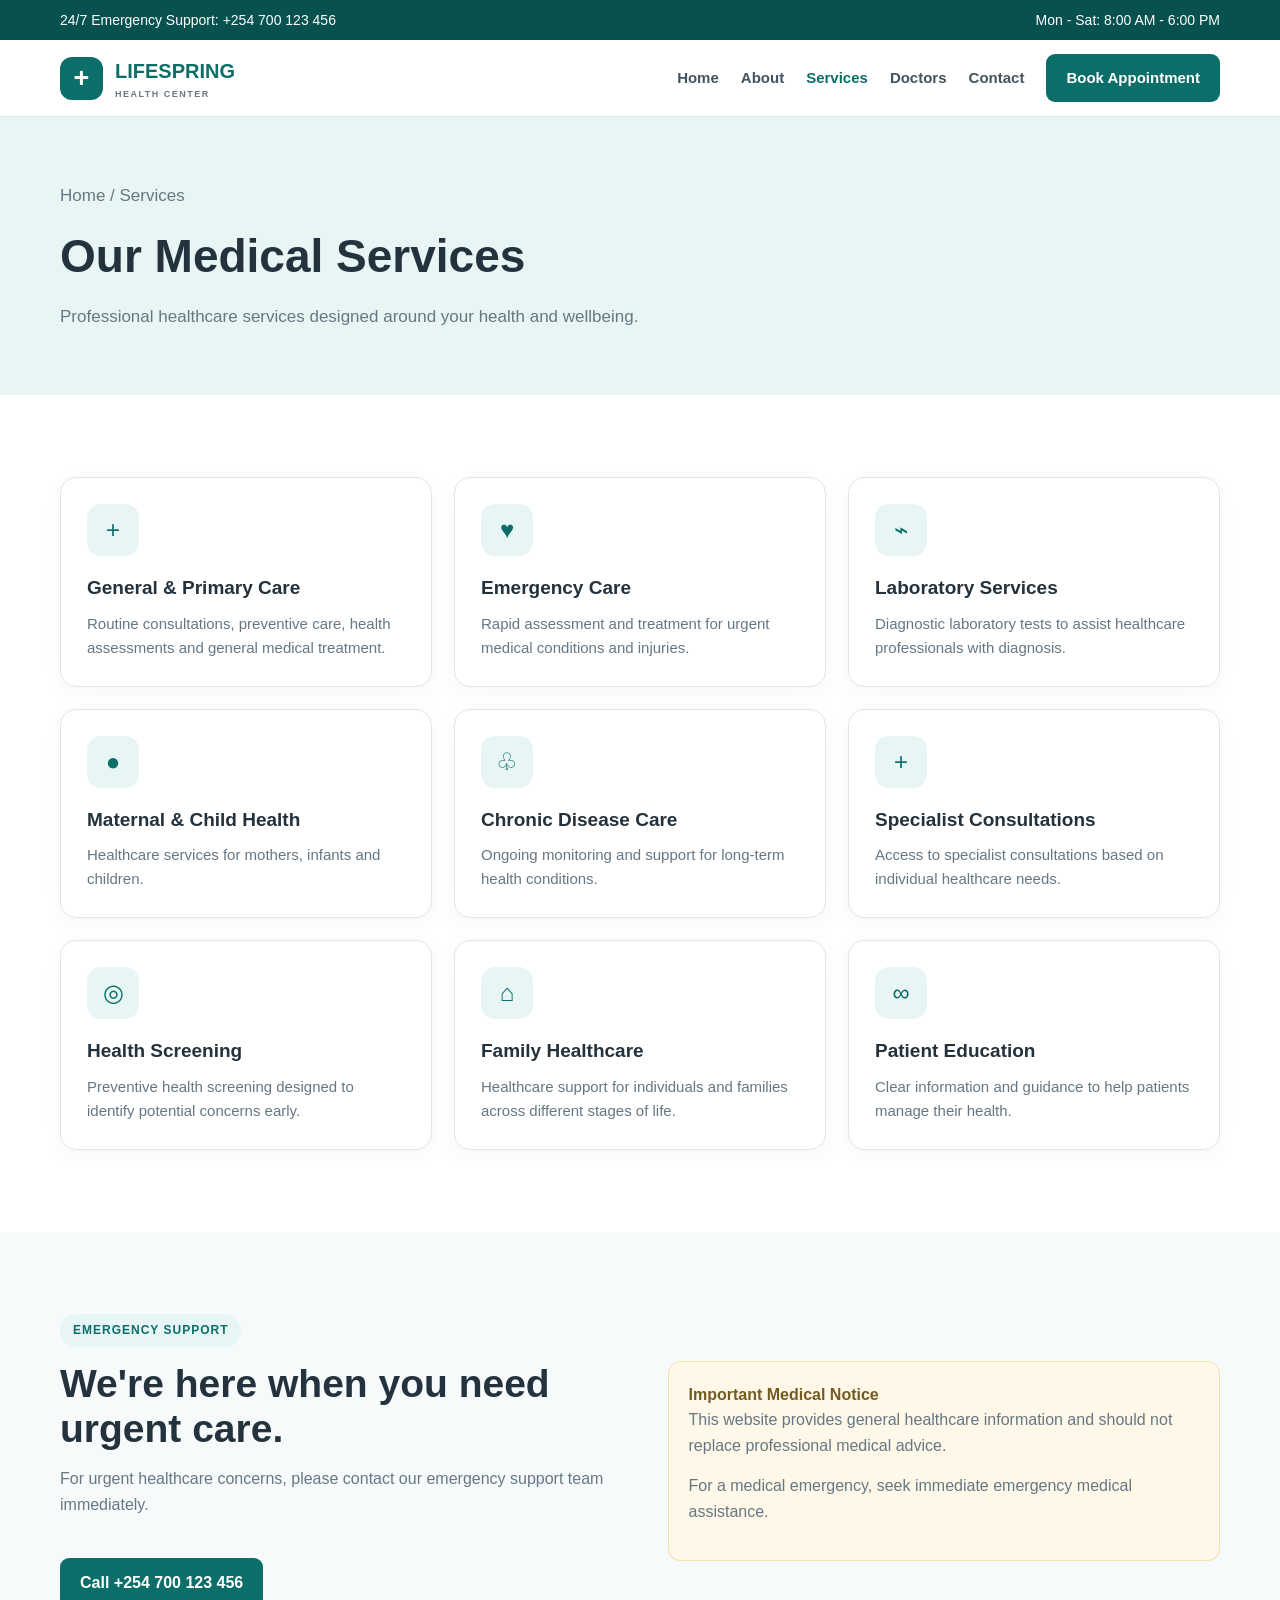
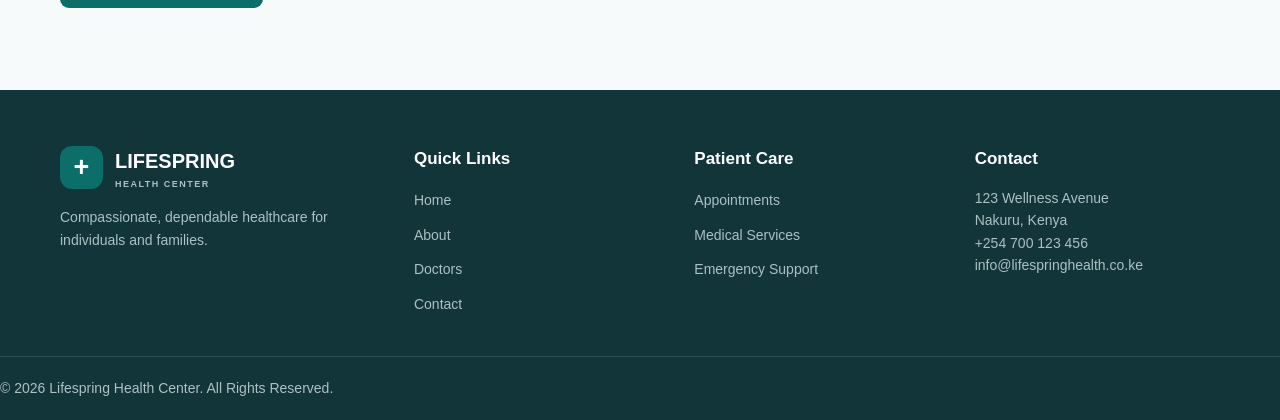
<file: services.html>
<!DOCTYPE html>
<html lang="en">

<head>
    <meta charset="UTF-8">
    <meta name="viewport" content="width=device-width, initial-scale=1.0">

    <title>Lifespring Health Center | Services</title>

    <link rel="stylesheet" href="CSS/style.css">
</head>

<body>

    <div class="topbar">
        <div class="container topbar-content">
            <span>24/7 Emergency Support: +254 700 123 456</span>
            <span>Mon - Sat: 8:00 AM - 6:00 PM</span>
        </div>
    </div>

    <header class="navbar">
        <div class="container nav-container">

            <a href="index.html" class="logo">
                <span class="logo-icon">+</span>

                <span>
                    LIFESPRING
                    <small>HEALTH CENTER</small>
                </span>
            </a>

            <nav>
                <ul class="nav-links">

                    <li><a href="index.html">Home</a></li>
                    <li><a href="about.html">About</a></li>

                    <li>
                        <a href="services.html" class="active">
                            Services
                        </a>
                    </li>

                    <li><a href="doctors.html">Doctors</a></li>
                    <li><a href="contact.html">Contact</a></li>

                    <li>
                        <a href="contact.html"
                           class="btn btn-primary">
                            Book Appointment
                        </a>
                    </li>

                </ul>
            </nav>

        </div>
    </header>

    <!-- PAGE HEADER -->
    <section class="page-header">

        <div class="container">

            <p class="breadcrumb">
                Home / Services
            </p>

            <h1>Our Medical Services</h1>

            <p>
                Professional healthcare services designed
                around your health and wellbeing.
            </p>

        </div>

    </section>

    <!-- SERVICES -->
    <section class="section">

        <div class="container">

            <div class="cards-3">

                <div class="card service-card">
                    <div class="card-icon">+</div>

                    <h3>General & Primary Care</h3>

                    <p>
                        Routine consultations, preventive care,
                        health assessments and general medical treatment.
                    </p>
                </div>

                <div class="card service-card">
                    <div class="card-icon">♥</div>

                    <h3>Emergency Care</h3>

                    <p>
                        Rapid assessment and treatment for urgent
                        medical conditions and injuries.
                    </p>
                </div>

                <div class="card service-card">
                    <div class="card-icon">⌁</div>

                    <h3>Laboratory Services</h3>

                    <p>
                        Diagnostic laboratory tests to assist
                        healthcare professionals with diagnosis.
                    </p>
                </div>

                <div class="card service-card">
                    <div class="card-icon">●</div>

                    <h3>Maternal & Child Health</h3>

                    <p>
                        Healthcare services for mothers, infants
                        and children.
                    </p>
                </div>

                <div class="card service-card">
                    <div class="card-icon">♧</div>

                    <h3>Chronic Disease Care</h3>

                    <p>
                        Ongoing monitoring and support for
                        long-term health conditions.
                    </p>
                </div>

                <div class="card service-card">
                    <div class="card-icon">+</div>

                    <h3>Specialist Consultations</h3>

                    <p>
                        Access to specialist consultations based
                        on individual healthcare needs.
                    </p>
                </div>

                <div class="card service-card">
                    <div class="card-icon">◎</div>

                    <h3>Health Screening</h3>

                    <p>
                        Preventive health screening designed to
                        identify potential concerns early.
                    </p>
                </div>

                <div class="card service-card">
                    <div class="card-icon">⌂</div>

                    <h3>Family Healthcare</h3>

                    <p>
                        Healthcare support for individuals and
                        families across different stages of life.
                    </p>
                </div>

                <div class="card service-card">
                    <div class="card-icon">∞</div>

                    <h3>Patient Education</h3>

                    <p>
                        Clear information and guidance to help
                        patients manage their health.
                    </p>
                </div>

            </div>

        </div>

    </section>

    <!-- EMERGENCY SECTION -->
    <section class="section light-section">

        <div class="container split-section">

            <div>

                <span class="eyebrow">
                    Emergency Support
                </span>

                <h2>
                    We're here when you need urgent care.
                </h2>

                <p>
                    For urgent healthcare concerns, please contact
                    our emergency support team immediately.
                </p>

                <br>

                <a href="tel:+254700123456"
                   class="btn btn-primary">
                    Call +254 700 123 456
                </a>

            </div>

            <div class="notice">
                <strong>Important Medical Notice</strong>

                <p>
                    This website provides general healthcare
                    information and should not replace professional
                    medical advice.
                </p>

                <p>
                    For a medical emergency, seek immediate
                    emergency medical assistance.
                </p>
            </div>

        </div>

    </section>

    <!-- FOOTER -->
    <footer class="footer">

        <div class="container footer-grid">

            <div>
                <a href="index.html" class="footer-logo">
                    <span class="logo-icon">+</span>

                    <span>
                        LIFESPRING
                        <small>HEALTH CENTER</small>
                    </span>
                </a>

                <p>
                    Compassionate, dependable healthcare
                    for individuals and families.
                </p>
            </div>

            <div>
                <h3>Quick Links</h3>

                <ul>
                    <li><a href="index.html">Home</a></li>
                    <li><a href="about.html">About</a></li>
                    <li><a href="doctors.html">Doctors</a></li>
                    <li><a href="contact.html">Contact</a></li>
                </ul>
            </div>

            <div>
                <h3>Patient Care</h3>

                <ul>
                    <li><a href="contact.html">Appointments</a></li>
                    <li><a href="services.html">Medical Services</a></li>
                    <li><a href="contact.html">Emergency Support</a></li>
                </ul>
            </div>

            <div>
                <h3>Contact</h3>

                <p>
                    123 Wellness Avenue<br>
                    Nakuru, Kenya
                </p>

                <p>
                    +254 700 123 456<br>
                    info@lifespringhealth.co.ke
                </p>
            </div>

        </div>

        <div class="footer-bottom">
            <p>© 2026 Lifespring Health Center. All Rights Reserved.</p>
        </div>

    </footer>

</body>
</html>
</file>
<file: CSS/style.css>
/* ==========================================
   LIFESPRING HEALTH CENTER
   MAIN WEBSITE STYLESHEET
   ========================================== */

:root {

    --primary: #0b6e69;
    --primary-dark: #07524f;

    --secondary: #e7f6f4;

    --accent: #f3b33d;

    --text: #24323d;
    --muted: #667784;

    --light: #f7fafb;

    --white: #ffffff;

    --border: #dce7ea;

    --shadow:
        0 12px 35px rgba(25, 55, 70, 0.09);

    --radius: 16px;

    --max-width: 1160px;
}


/* RESET */

* {
    margin: 0;
    padding: 0;
    box-sizing: border-box;
}


html {
    scroll-behavior: smooth;
}


body {

    font-family:
        Arial,
        Helvetica,
        sans-serif;

    color: var(--text);

    background: var(--white);

    line-height: 1.6;
}


img {

    width: 100%;

    display: block;
}


a {

    text-decoration: none;

    color: inherit;
}


ul {

    list-style: none;
}


/* CONTAINER */

.container {

    width: min(92%, var(--max-width));

    margin: auto;
}


/* ==========================================
   TOP BAR
   ========================================== */

.topbar {

    background: var(--primary-dark);

    color: #ffffff;

    font-size: 14px;
}


.topbar-content {

    display: flex;

    justify-content: space-between;

    gap: 20px;

    padding: 9px 0;
}


/* ==========================================
   NAVIGATION
   ========================================== */

.navbar {

    background: white;

    border-bottom:
        1px solid var(--border);

    position: sticky;

    top: 0;

    z-index: 1000;
}


.nav-container {

    min-height: 76px;

    display: flex;

    align-items: center;

    justify-content: space-between;

    gap: 30px;
}


/* LOGO */

.logo,
.footer-logo {

    display: flex;

    align-items: center;

    gap: 12px;

    font-weight: 800;

    font-size: 20px;

    color: var(--primary);
}


.logo small,
.footer-logo small {

    display: block;

    font-size: 9px;

    letter-spacing: 1.5px;

    color: var(--muted);
}


.logo-icon {

    width: 43px;

    height: 43px;

    display: grid;

    place-items: center;

    background: var(--primary);

    color: white;

    border-radius: 12px;

    font-size: 27px;

    font-weight: bold;
}


/* NAV LINKS */

.nav-links {

    display: flex;

    align-items: center;

    gap: 22px;

    font-weight: 600;

    font-size: 15px;
}


.nav-links a {

    color: #43545f;

    transition: 0.2s;
}


.nav-links a:hover {

    color: var(--primary);
}


.nav-links a.active {

    color: var(--primary);
}


/* ==========================================
   BUTTONS
   ========================================== */

.btn {

    display: inline-flex;

    justify-content: center;

    align-items: center;

    padding: 12px 20px;

    border-radius: 9px;

    font-weight: 700;

    border: none;

    cursor: pointer;

    transition: 0.2s;
}


.btn-primary {

    background: var(--primary);

    color: white !important;
}


.btn-primary:hover {

    background: var(--primary-dark);

    transform: translateY(-2px);
}


.btn-outline {

    border:
        1px solid var(--primary);

    color: var(--primary) !important;

    background: white;
}


.btn-outline:hover {

    background: var(--secondary);
}


.btn-white {

    background: white;

    color: var(--primary);
}


.btn-white:hover {

    background: #f2f2f2;
}


/* ==========================================
   HERO
   ========================================== */

.hero {

    background:
        linear-gradient(
            120deg,
            #eef9f7,
            #ffffff
        );
}


.hero-grid {

    min-height: 570px;

    display: grid;

    grid-template-columns:
        1fr 1fr;

    align-items: center;

    gap: 55px;

    padding: 70px 0;
}


.hero-content h1 {

    font-size:
        clamp(2.5rem, 5vw, 4.2rem);

    line-height: 1.1;

    margin:
        18px 0;
}


.highlight {

    color: var(--primary);
}


.hero-content p {

    color: var(--muted);

    font-size: 17px;

    max-width: 650px;
}


/* EYEBROW */

.eyebrow {

    display: inline-block;

    background: var(--secondary);

    color: var(--primary);

    border-radius: 30px;

    padding: 7px 13px;

    font-size: 12px;

    font-weight: 800;

    text-transform: uppercase;

    letter-spacing: 1px;
}


.hero-buttons {

    display: flex;

    gap: 12px;

    flex-wrap: wrap;

    margin-top: 28px;
}


/* HERO IMAGE */

.hero-image {

    border-radius: 25px;

    overflow: hidden;

    box-shadow: var(--shadow);
}


.hero-image img {

    height: 450px;

    object-fit: cover;
}


/* ==========================================
   STATS
   ========================================== */

.stats-section {

    position: relative;

    margin-top: -35px;

    z-index: 5;
}


.stats {

    display: grid;

    grid-template-columns:
        repeat(4, 1fr);

    gap: 15px;
}


.stat-card {

    background: white;

    border:
        1px solid var(--border);

    border-radius: 14px;

    padding: 22px;

    text-align: center;

    box-shadow: var(--shadow);
}


.stat-card h2 {

    color: var(--primary);

    font-size: 29px;

    margin-bottom: 4px;
}


.stat-card p {

    color: var(--muted);

    font-size: 14px;
}


/* ==========================================
   SECTIONS
   ========================================== */

.section {

    padding: 82px 0;
}


.light-section {

    background: var(--light);
}


.section-heading {

    text-align: center;

    max-width: 720px;

    margin:
        0 auto 42px;
}


.section-heading h2 {

    font-size: 38px;

    line-height: 1.2;

    margin: 13px 0;
}


.section-heading p {

    color: var(--muted);

    font-size: 16px;
}


/* ==========================================
   CARDS
   ========================================== */

.cards-3 {

    display: grid;

    grid-template-columns:
        repeat(3, 1fr);

    gap: 22px;
}


.cards-4 {

    display: grid;

    grid-template-columns:
        repeat(4, 1fr);

    gap: 20px;
}


.card {

    background: white;

    border:
        1px solid var(--border);

    border-radius: var(--radius);

    padding: 26px;

    box-shadow:
        0 5px 20px rgba(25,55,70,.04);

    transition: 0.2s;
}


.card:hover {

    transform: translateY(-4px);

    box-shadow: var(--shadow);
}


.card-icon {

    width: 52px;

    height: 52px;

    border-radius: 14px;

    background: var(--secondary);

    color: var(--primary);

    display: grid;

    place-items: center;

    font-size: 24px;

    margin-bottom: 17px;
}


.card h3 {

    font-size: 19px;

    margin-bottom: 8px;
}


.card p {

    color: var(--muted);

    font-size: 15px;
}


.read-more {

    display: inline-block;

    color: var(--primary);

    font-weight: 700;

    margin-top: 18px;

    font-size: 14px;
}


/* ==========================================
   SPLIT SECTION
   ========================================== */

.split-section {

    display: grid;

    grid-template-columns:
        1fr 1fr;

    gap: 55px;

    align-items: center;
}


.split-section h2 {

    font-size: 39px;

    line-height: 1.15;

    margin: 15px 0;
}


.split-section p {

    color: var(--muted);

    margin-bottom: 15px;
}


/* CHECKLIST */

.check-list {

    margin: 25px 0;

    display: grid;

    gap: 12px;
}


.check-list li::before {

    content: "✓";

    display: inline-grid;

    place-items: center;

    width: 24px;

    height: 24px;

    border-radius: 50%;

    background: var(--secondary);

    color: var(--primary);

    font-weight: bold;

    margin-right: 10px;
}


/* WELCOME CARD */

.welcome-card {

    background:
        linear-gradient(
            140deg,
            var(--primary),
            #0b8079
        );

    color: white;

    padding: 40px;

    border-radius: 22px;

    box-shadow: var(--shadow);
}


.welcome-card h3 {

    font-size: 26px;

    margin-bottom: 10px;
}


.welcome-card p {

    color: #e1f4f2;

    margin-bottom: 25px;
}


.promise-box {

    background:
        rgba(255,255,255,.13);

    padding: 20px;

    border-radius: 13px;

    border:
        1px solid
        rgba(255,255,255,.2);
}


.promise-box strong {

    display: block;

    margin-bottom: 4px;
}


/* ==========================================
   CTA
   ========================================== */

.cta {

    background: var(--primary);

    color: white;

    padding: 45px;

    border-radius: 22px;

    display: flex;

    align-items: center;

    justify-content: space-between;

    gap: 25px;
}


.cta h2 {

    margin-bottom: 5px;
}


.cta p {

    color: #d8eeec;
}


/* ==========================================
   PAGE HEADER
   ========================================== */

.page-header {

    background: var(--secondary);

    padding: 65px 0;
}


.page-header h1 {

    font-size: 46px;

    margin: 10px 0;
}


.page-header p {

    color: var(--muted);

    max-width: 700px;

    font-size: 17px;
}


.breadcrumb {

    color: var(--muted);

    font-size: 14px;
}


/* ==========================================
   ABOUT IMAGE
   ========================================== */

.rounded-image {

    height: 400px;

    object-fit: cover;

    border-radius: 20px;

    box-shadow: var(--shadow);
}


/* ==========================================
   DOCTORS
   ========================================== */

.doctor-grid {

    display: grid;

    grid-template-columns:
        repeat(3, 1fr);

    gap: 25px;
}


.doctor-card {

    background: white;

    border:
        1px solid var(--border);

    border-radius: 16px;

    overflow: hidden;

    box-shadow:
        0 5px 20px rgba(25,55,70,.04);

    transition: .2s;
}


.doctor-card:hover {

    transform: translateY(-4px);

    box-shadow: var(--shadow);
}


.doctor-card img {

    height: 290px;

    object-fit: cover;
}


.doctor-content {

    padding: 22px;
}


.doctor-role {

    color: var(--primary);

    font-size: 13px;

    font-weight: 700;
}


.doctor-content h3 {

    font-size: 21px;

    margin:
        6px 0 8px;
}


.doctor-content p {

    color: var(--muted);

    font-size: 14px;
}


/* ==========================================
   CONTACT
   ========================================== */

.contact-grid {

    display: grid;

    grid-template-columns:
        .9fr 1.1fr;

    gap: 35px;
}


.contact-info {

    display: grid;

    gap: 20px;

    margin-top: 30px;
}


.contact-item {

    display: flex;

    align-items: flex-start;

    gap: 14px;
}


.contact-icon {

    width: 46px;

    height: 46px;

    border-radius: 12px;

    background: var(--secondary);

    color: var(--primary);

    display: grid;

    place-items: center;

    flex-shrink: 0;
}


.contact-item h3 {

    margin-bottom: 3px;

    font-size: 17px;
}


.contact-item p {

    margin: 0;

    color: var(--muted);
}


/* FORM */

.form-card {

    background: white;

    border:
        1px solid var(--border);

    border-radius: 16px;

    padding: 30px;

    box-shadow: var(--shadow);
}


.form-card h2 {

    font-size: 30px;

    margin-bottom: 5px;
}


.form-card > p {

    color: var(--muted);

    margin-bottom: 25px;
}


form {

    display: grid;

    gap: 16px;
}


.form-row {

    display: grid;

    grid-template-columns:
        1fr 1fr;

    gap: 16px;
}


label {

    display: block;

    font-size: 13px;

    font-weight: 700;

    margin-bottom: 6px;
}


input,
select,
textarea {

    width: 100%;

    border:
        1px solid var(--border);

    border-radius: 9px;

    padding: 12px 13px;

    font-family: inherit;

    font-size: 15px;

    outline: none;

    background: white;

    color: var(--text);
}


input:focus,
select:focus,
textarea:focus {

    border-color: var(--primary);

    box-shadow:
        0 0 0 3px
        rgba(11,110,105,.1);
}


textarea {

    min-height: 140px;

    resize: vertical;
}


/* NOTICE */

.notice {

    background: #fff8e8;

    border:
        1px solid #f2dfa9;

    border-radius: 12px;

    padding: 20px;

    color: #735b21;
}


/* ==========================================
   FOOTER
   ========================================== */

.footer {

    background: #12353a;

    color: #d7e6e7;

    padding-top: 55px;
}


.footer-grid {

    display: grid;

    grid-template-columns:
        1.3fr 1fr 1fr 1fr;

    gap: 35px;
}


.footer-logo {

    color: white;

    margin-bottom: 15px;
}


.footer-logo small {

    color: #abc1c4;
}


.footer p {

    color: #abc1c4;

    font-size: 14px;
}


.footer h3 {

    color: white;

    margin-bottom: 15px;

    font-size: 17px;
}


.footer ul {

    display: grid;

    gap: 9px;
}


.footer ul a {

    color: #abc1c4;

    font-size: 14px;
}


.footer ul a:hover {

    color: white;
}


.footer-bottom {

    border-top:
        1px solid
        rgba(255,255,255,.12);

    margin-top: 40px;

    padding: 20px 0;
}


/* ==========================================
   RESPONSIVE DESIGN
   ========================================== */

@media (max-width: 950px) {

    .nav-container {

        flex-wrap: wrap;

        padding: 15px 0;
    }


    .nav-links {

        flex-wrap: wrap;

        justify-content: center;

        gap: 14px;
    }


    .hero-grid,
    .split-section,
    .contact-grid {

        grid-template-columns: 1fr;
    }


    .cards-4 {

        grid-template-columns:
            repeat(2, 1fr);
    }


    .doctor-grid {

        grid-template-columns:
            repeat(2, 1fr);
    }


    .stats {

        grid-template-columns:
            repeat(2, 1fr);
    }


    .footer-grid {

        grid-template-columns:
            repeat(2, 1fr);
    }

}


@media (max-width: 650px) {

    .topbar-content {

        display: none;
    }


    .hero-grid {

        padding: 50px 0;
    }


    .hero-image img {

        height: 320px;
    }


    .hero-content h1 {

        font-size: 42px;
    }


    .page-header h1 {

        font-size: 36px;
    }


    .cards-3,
    .cards-4,
    .doctor-grid {

        grid-template-columns: 1fr;
    }


    .stats {

        grid-template-columns:
            repeat(2, 1fr);
    }


    .form-row {

        grid-template-columns: 1fr;
    }


    .cta {

        display: block;

        padding: 30px;
    }


    .cta .btn {

        margin-top: 20px;
    }


    .footer-grid {

        grid-template-columns: 1fr;
    }

}
</file>
